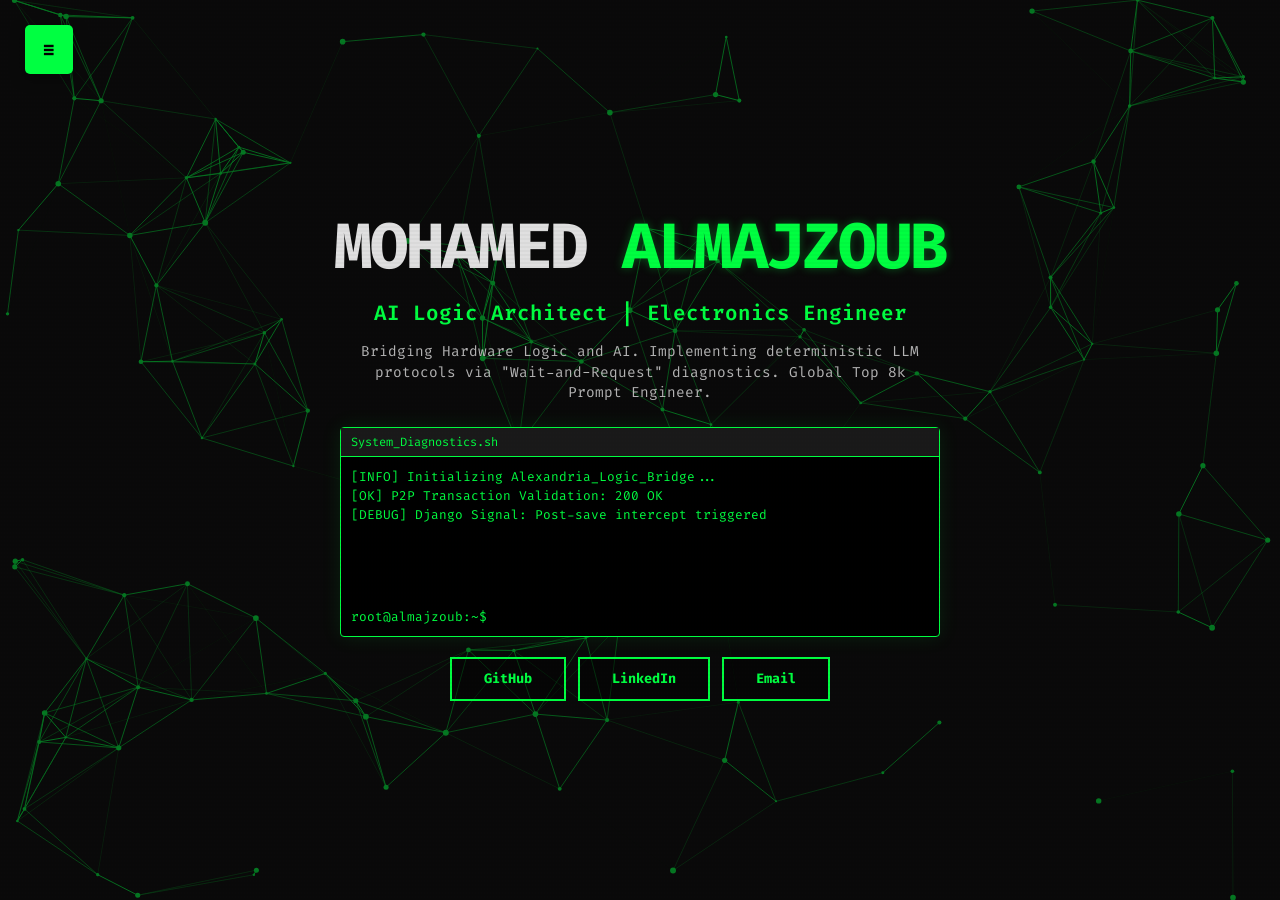
<file: index.html>
<!DOCTYPE html>
<html lang="en">
<head>
    <meta charset="UTF-8">
    <meta name="viewport" content="width=device-width, initial-scale=1.0">
    <title>Mohamed Almajzoub | AI Logic Architect</title>
    <meta name="description" content="Mohamed Almajzoub: AI Logic Architect & Electronics Engineer from Alexandria University. Specialized in Django, Prompt Engineering, and Deterministic Logic.">
    <link rel="stylesheet" href="style.css">
    <link href="https://fonts.googleapis.com/css2?family=Fira+Code:wght@300;400;700&display=swap" rel="stylesheet">
</head>
<body>
    <canvas id="matrix-canvas"></canvas>
    <div class="side-menu">
        <button class="menu-toggle" id="menu-toggle">☰</button>
        <div class="menu-panel" id="menu-panel">
            <ul>
                <li><a href="index.html">Home</a></li>
                <li><a href="experience.html">Experience</a></li>
                <li><a href="education.html">Education</a></li>
                <li><a href="certifications.html">Certifications</a></li>
                <li><a href="skills.html">Skills</a></li>
            </ul>
        </div>
    </div>
    <header>
        <div class="hero-content">
            <h1>MOHAMED <span class="highlight">ALMAJZOUB</span></h1>
            <p class="job-title">AI Logic Architect | Electronics Engineer</p>
            <p class="hero-summary">
                Bridging Hardware Logic and AI. Implementing deterministic LLM protocols via "Wait-and-Request" diagnostics. Global Top 8k Prompt Engineer.
            </p>

            <div id="terminal-container" class="terminal-container">
                <div class="terminal-header">System_Diagnostics.sh</div>
                <div id="terminal-output" class="terminal-output"></div>
                <div class="terminal-input-line">
                    <span class="prompt">root@almajzoub:~$</span>
                    <input type="text" id="terminal-input" autofocus autocomplete="off">
                </div>
            </div>

            <div class="social-links">
                <a href="https://github.com/Mijo258" target="_blank" class="btn">GitHub</a>
                <a href="https://www.linkedin.com/in/mohamedalmajzoub-osman-56b057284" target="_blank" class="btn">LinkedIn</a>
                <a href="mailto:mijogiddo@gmail.com" class="btn">Email</a>
            </div>
        </div>
    </header>
    <script src="script.js"></script>
</body>
</html>
</file>
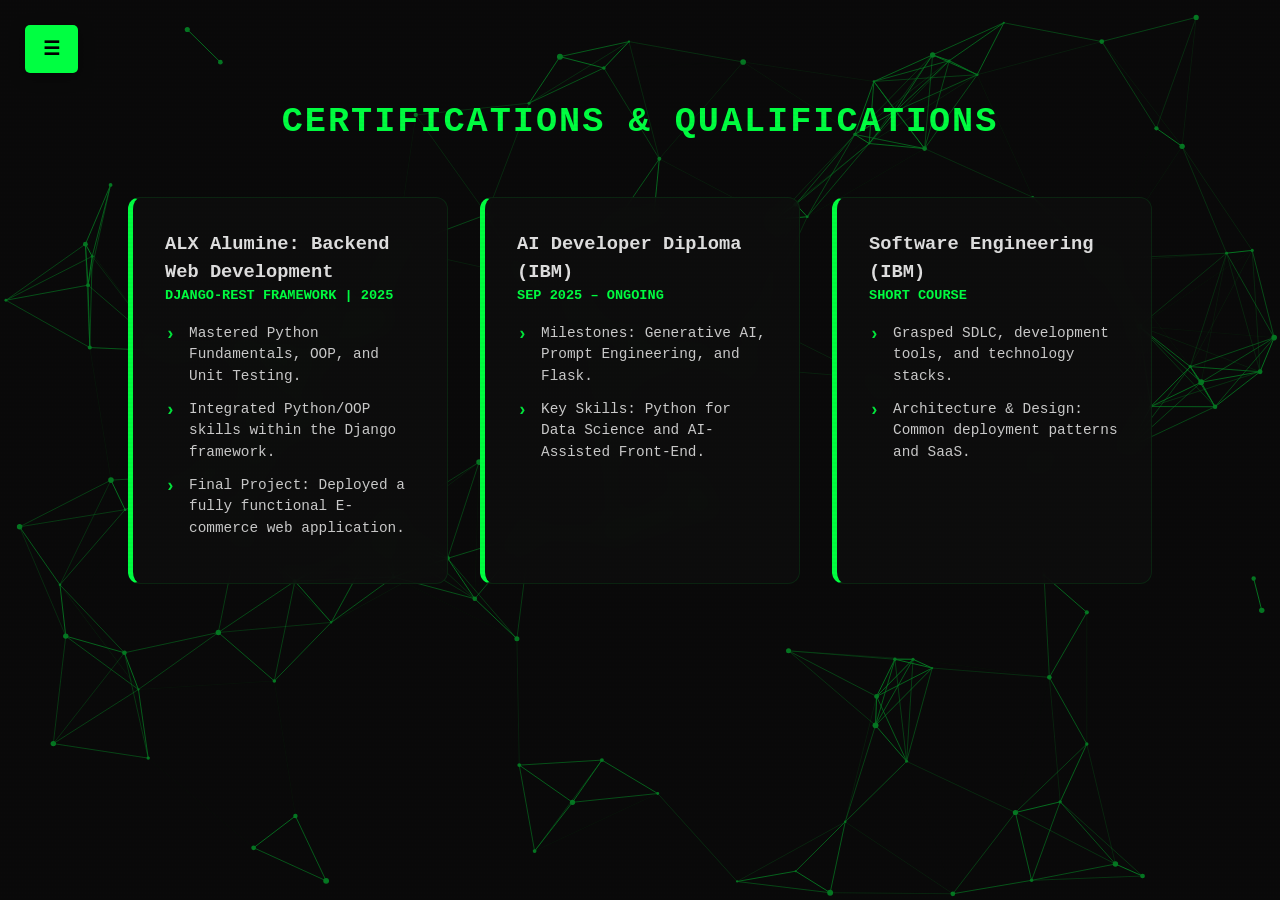
<file: certifications.html>
<!DOCTYPE html>
<html lang="en">
<head>
    <meta charset="UTF-8">
    <meta name="viewport" content="width=device-width, initial-scale=1.0">
    <title>Certifications | Mohamed Almajzoub</title>
    <link rel="stylesheet" href="style.css">
</head>
<body>
    <canvas id="matrix-canvas"></canvas>
    <div class="side-menu"><button class="menu-toggle" id="menu-toggle">☰</button><div class="menu-panel" id="menu-panel"><ul><li><a href="index.html">Home</a></li><li><a href="experience.html">Experience</a></li><li><a href="education.html">Education</a></li><li><a href="certifications.html">Certifications</a></li><li><a href="skills.html">Skills</a></li></ul></div></div>
    
    <section class="section">
        <h2 class="section-title">Certifications & Qualifications</h2>
        <div class="card-container">
            <div class="card">
                <h3>ALX Alumine: Backend Web Development</h3>
                <p class="subtitle">Django-Rest Framework | 2025</p>
                <ul class="cv-list">
                    <li>Mastered Python Fundamentals, OOP, and Unit Testing.</li>
                    <li>Integrated Python/OOP skills within the Django framework.</li>
                    <li>Final Project: Deployed a fully functional E-commerce web application.</li>
                </ul>
            </div>
            <div class="card">
                <h3>AI Developer Diploma (IBM)</h3>
                <p class="subtitle">Sep 2025 – Ongoing</p>
                <ul class="cv-list">
                    <li>Milestones: Generative AI, Prompt Engineering, and Flask.</li>
                    <li>Key Skills: Python for Data Science and AI-Assisted Front-End.</li>
                </ul>
            </div>
            <div class="card">
                <h3>Software Engineering (IBM)</h3>
                <p class="subtitle">Short Course</p>
                <ul class="cv-list">
                    <li>Grasped SDLC, development tools, and technology stacks.</li>
                    <li>Architecture & Design: Common deployment patterns and SaaS.</li>
                </ul>
            </div>
        </div>
    </section>
    <script src="script.js"></script>
</body>
</html>
</file>
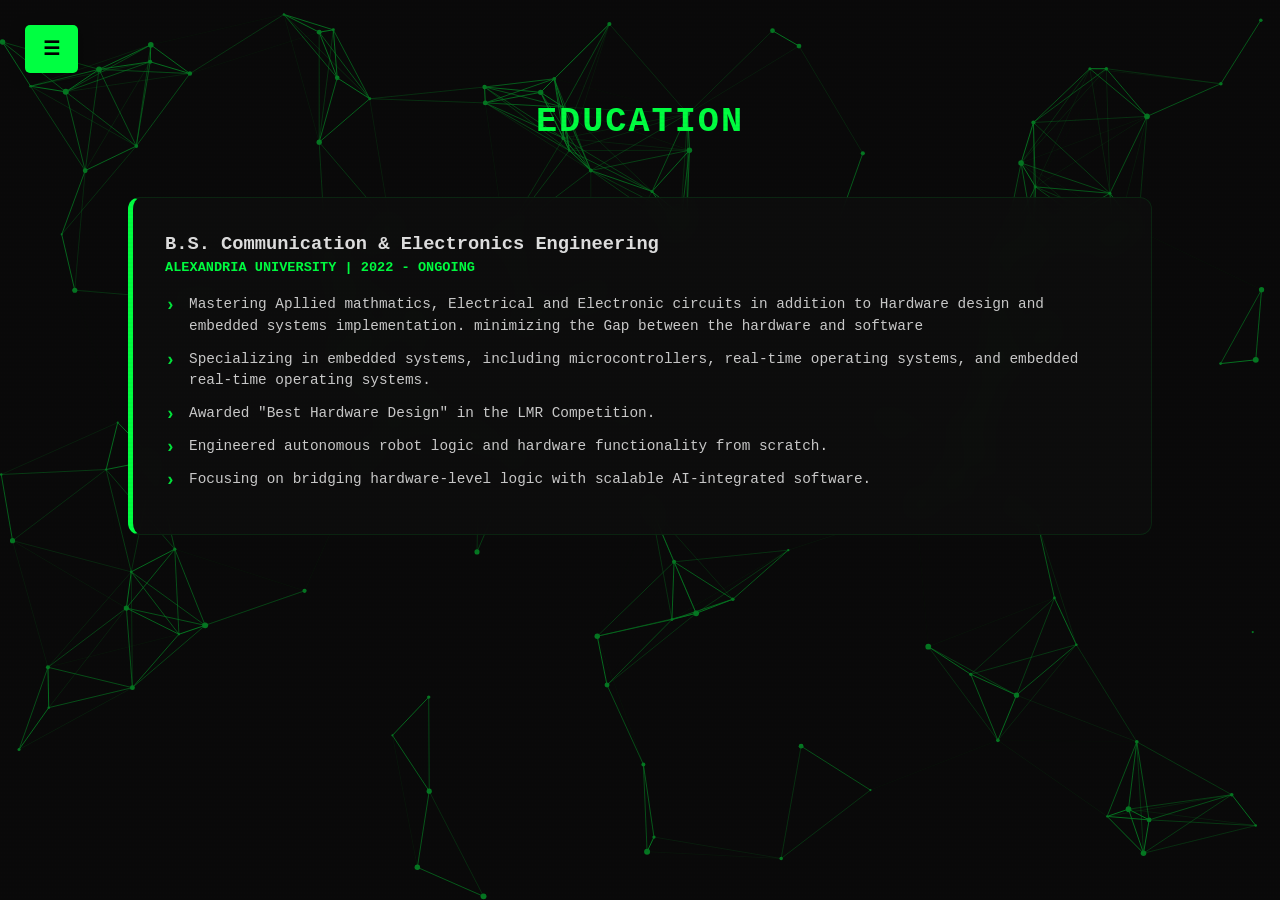
<file: education.html>
<!DOCTYPE html>
<html lang="en">
<head>
    <meta charset="UTF-8">
    <meta name="viewport" content="width=device-width, initial-scale=1.0">
    <title>Education | Mohamed Almajzoub</title>
    <link rel="stylesheet" href="style.css">
</head>
<body>
    <canvas id="matrix-canvas"></canvas>
    <div class="side-menu"><button class="menu-toggle" id="menu-toggle">☰</button><div class="menu-panel" id="menu-panel"><ul><li><a href="index.html">Home</a></li><li><a href="experience.html">Experience</a></li><li><a href="education.html">Education</a></li><li><a href="certifications.html">Certifications</a></li><li><a href="skills.html">Skills</a></li></ul></div></div>
    
    <section class="section">
        <h2 class="section-title">Education</h2>
        <div class="card-container">
            <div class="card">
                <h3>B.S. Communication & Electronics Engineering</h3>
                <p class="subtitle">Alexandria University | 2022 - Ongoing</p>
                <ul class="cv-list">
                    <li> Mastering Apllied mathmatics, Electrical and Electronic circuits in addition to Hardware design and embedded systems implementation. minimizing the Gap between the hardware and software</li>
                    <div> </div>
                    <li>Specializing in embedded systems, including microcontrollers, real-time operating systems, and embedded real-time operating systems.</li>
                    <div> </div>
                    <li>Awarded "Best Hardware Design" in the LMR Competition.</li>
                    <li>Engineered autonomous robot logic and hardware functionality from scratch.</li>
                    <li>Focusing on bridging hardware-level logic with scalable AI-integrated software.</li>
                </ul>
            </div>
        </div>
    </section>
    <script src="script.js"></script>
</body>
</html>
</file>
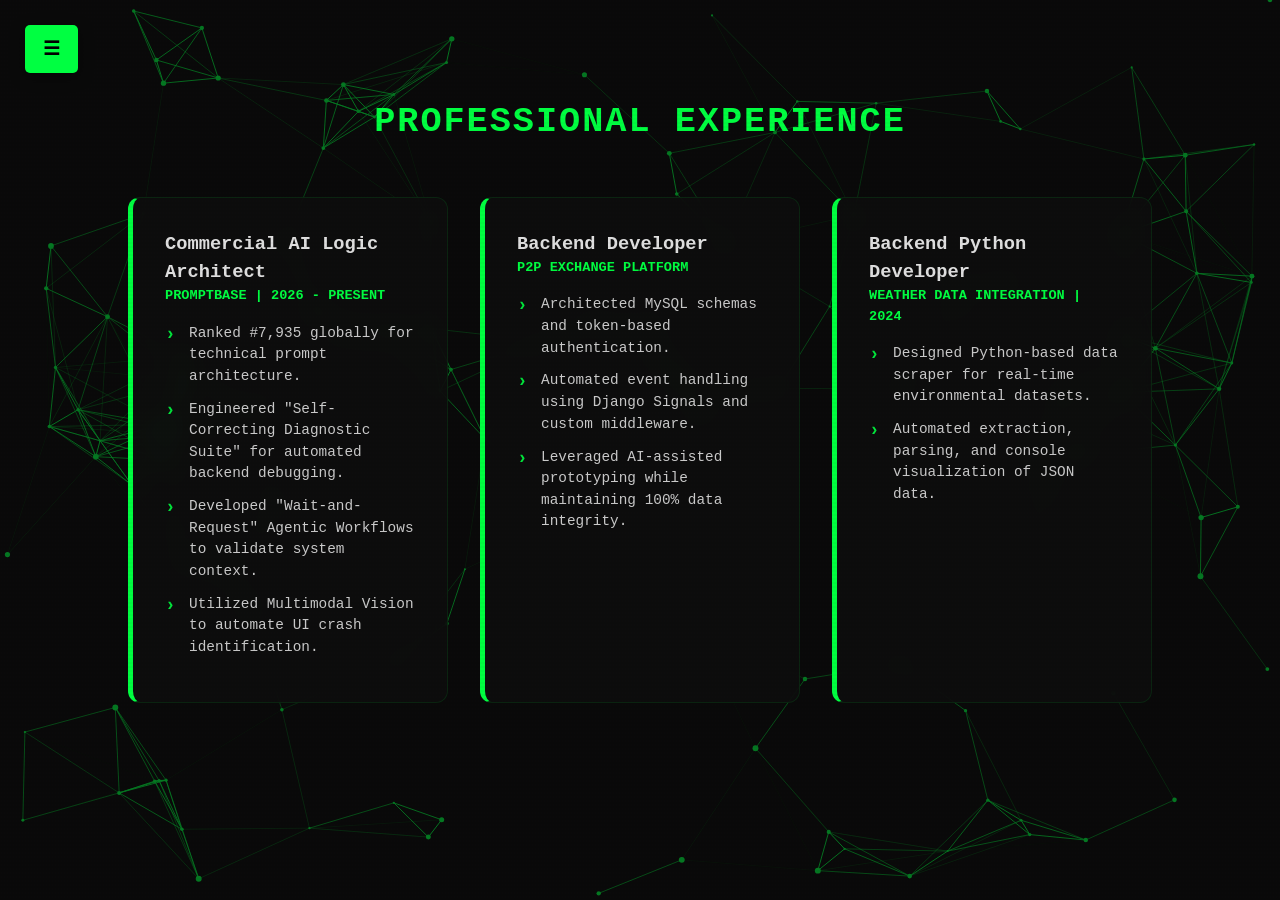
<file: experience.html>
<!DOCTYPE html>
<html lang="en">
<head>
    <meta charset="UTF-8">
    <meta name="viewport" content="width=device-width, initial-scale=1.0">
    <title>Experience | Mohamed Almajzoub</title>
    <link rel="stylesheet" href="style.css">
</head>
<body>
    <canvas id="matrix-canvas"></canvas>
    <div class="side-menu"><button class="menu-toggle" id="menu-toggle">☰</button><div class="menu-panel" id="menu-panel"><ul><li><a href="index.html">Home</a></li><li><a href="experience.html">Experience</a></li><li><a href="education.html">Education</a></li><li><a href="certifications.html">Certifications</a></li><li><a href="skills.html">Skills</a></li></ul></div></div>
    
    <section class="section">
        <h2 class="section-title">Professional Experience</h2>
        <div class="card-container">
            <div class="card">
                <h3>Commercial AI Logic Architect</h3>
                <p class="subtitle">PromptBase | 2026 - Present</p>
                <ul class="cv-list">
                    <li>Ranked #7,935 globally for technical prompt architecture.</li>
                    <li>Engineered "Self-Correcting Diagnostic Suite" for automated backend debugging.</li>
                    <li>Developed "Wait-and-Request" Agentic Workflows to validate system context.</li>
                    <li>Utilized Multimodal Vision to automate UI crash identification.</li>
                </ul>
            </div>
            <div class="card">
                <h3>Backend Developer</h3>
                <p class="subtitle">P2P Exchange Platform</p>
                <ul class="cv-list">
                    <li>Architected MySQL schemas and token-based authentication.</li>
                    <li>Automated event handling using Django Signals and custom middleware.</li>
                    <li>Leveraged AI-assisted prototyping while maintaining 100% data integrity.</li>
                </ul>
            </div>
            <div class="card">
                <h3>Backend Python Developer</h3>
                <p class="subtitle">Weather Data Integration | 2024</p>
                <ul class="cv-list">
                    <li>Designed Python-based data scraper for real-time environmental datasets.</li>
                    <li>Automated extraction, parsing, and console visualization of JSON data.</li>
                </ul>
            </div>
        </div>
    </section>
    <script src="script.js"></script>
</body>
</html>
</file>
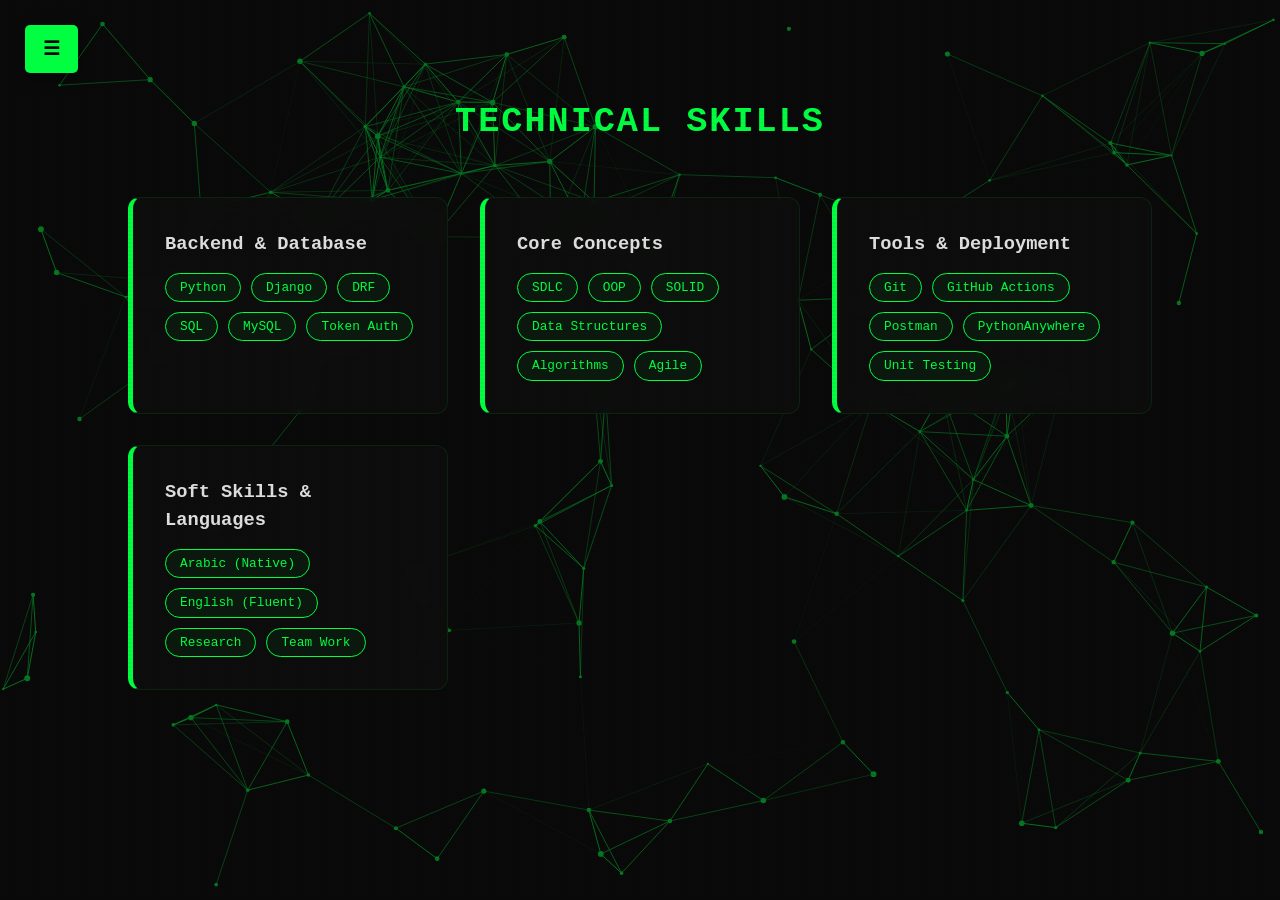
<file: skills.html>
<!DOCTYPE html>
<html lang="en">
<head>
    <meta charset="UTF-8">
    <meta name="viewport" content="width=device-width, initial-scale=1.0">
    <title>Skills | Mohamed Almajzoub</title>
    <link rel="stylesheet" href="style.css">
</head>
<body>
    <canvas id="matrix-canvas"></canvas>
    <div class="side-menu"><button class="menu-toggle" id="menu-toggle">☰</button><div class="menu-panel" id="menu-panel"><ul><li><a href="index.html">Home</a></li><li><a href="experience.html">Experience</a></li><li><a href="education.html">Education</a></li><li><a href="certifications.html">Certifications</a></li><li><a href="skills.html">Skills</a></li></ul></div></div>
    
    <section class="section">
        <h2 class="section-title">Technical Skills</h2>
        <div class="card-container">
            <div class="card">
                <h3>Backend & Database</h3>
                <div class="skills-grid">
                    <span class="skill-tag">Python</span><span class="skill-tag">Django</span><span class="skill-tag">DRF</span>
                    <span class="skill-tag">SQL</span><span class="skill-tag">MySQL</span><span class="skill-tag">Token Auth</span>
                </div>
            </div>
            <div class="card">
                <h3>Core Concepts</h3>
                <div class="skills-grid">
                    <span class="skill-tag">SDLC</span><span class="skill-tag">OOP</span><span class="skill-tag">SOLID</span>
                    <span class="skill-tag">Data Structures</span><span class="skill-tag">Algorithms</span><span class="skill-tag">Agile</span>
                </div>
            </div>
            <div class="card">
                <h3>Tools & Deployment</h3>
                <div class="skills-grid">
                    <span class="skill-tag">Git</span><span class="skill-tag">GitHub Actions</span><span class="skill-tag">Postman</span>
                    <span class="skill-tag">PythonAnywhere</span><span class="skill-tag">Unit Testing</span>
                </div>
            </div>
            <div class="card">
                <h3>Soft Skills & Languages</h3>
                <div class="skills-grid">
                    <span class="skill-tag">Arabic (Native)</span><span class="skill-tag">English (Fluent)</span>
                    <span class="skill-tag">Research</span><span class="skill-tag">Team Work</span>
                </div>
            </div>
        </div>
    </section>
    <script src="script.js"></script>
</body>
</html>
</file>
<file: style.css>
/* 
   MOHAMED ALMAJZOUB - MASTER ARCHITECTURE
   Theme: Cybernetic / AI Neural Network
*/

:root {
    --bg-color: #0a0a0a;
    --main-color: #00ff41; /* Matrix Green */
    --text-color: #e0e0e0;
    --font-mono: 'Fira Code', 'JetBrains Mono', 'Courier New', monospace;
    --card-bg: rgba(15, 15, 15, 0.85);
    --highlight-color: #ffffff;
}

* {
    margin: 0;
    padding: 0;
    box-sizing: border-box;
    font-family: var(--font-mono);
}

body {
    background-color: var(--bg-color);
    color: var(--text-color);
    overflow-x: hidden;
    line-height: 1.5;
}

/* --- SCANLINE EFFECT --- */
body::after {
    content: " ";
    display: block;
    position: fixed;
    top: 0;
    left: 0;
    bottom: 0;
    right: 0;
    background: linear-gradient(rgba(18, 16, 16, 0) 50%, rgba(0, 0, 0, 0.25) 50%), linear-gradient(90deg, rgba(255, 0, 0, 0.06), rgba(0, 255, 0, 0.02), rgba(0, 0, 255, 0.06));
    z-index: 9999;
    background-size: 100% 4px, 3px 100%;
    pointer-events: none;
    opacity: 0.1;
}

/* --- BACKGROUND LAYER (Neural Network Canvas) --- */
#matrix-canvas {
    position: fixed;
    top: 0;
    left: 0;
    width: 100%;
    height: 100%;
    opacity: 0.45;
    z-index: -1;
    pointer-events: none;
}

/* --- HOME PAGE (Minimized & Single Line) --- */
header {
    height: 100vh;
    display: flex;
    justify-content: center;
    align-items: center;
    text-align: center;
    padding: 0 5%;
    background: transparent !important;
}

.hero-content {
    width: 100%;
    max-width: 1000px;
    z-index: 2;
}

.hero-content h1 {
    /* clamp ensures it stays on one line across most desktops */
    font-size: clamp(1.8rem, 5.5vw, 4rem); 
    white-space: nowrap; 
    font-weight: 800;
    margin-bottom: 0.2rem;
    letter-spacing: -2px;
    text-transform: uppercase;
    font-family: var(--font-mono);
}

.highlight {
    color: var(--main-color);
    text-shadow: 0 0 10px rgba(0, 255, 65, 0.3);
}

.job-title {
    font-size: clamp(0.9rem, 2.5vw, 1.3rem);
    color: var(--main-color);
    font-weight: 600;
    margin-bottom: 0.8rem;
    letter-spacing: 1px;
}

.hero-summary {
    font-size: 0.9rem;
    max-width: 580px;
    margin: 0 auto 1.5rem auto;
    opacity: 0.8;
    line-height: 1.4;
}

/* --- TERMINAL COMPONENT --- */
.terminal-container {
    background: #000;
    border: 1px solid var(--main-color);
    border-radius: 4px;
    max-width: 600px;
    margin: 20px auto;
    text-align: left;
    box-shadow: 0 0 20px rgba(0, 255, 65, 0.1);
}

.terminal-header {
    background: #1a1a1a;
    padding: 5px 10px;
    font-size: 0.75rem;
    color: var(--main-color);
    border-bottom: 1px solid var(--main-color);
}

.terminal-output {
    padding: 10px;
    height: 150px;
    overflow-y: auto;
    font-size: 0.8rem;
    color: var(--main-color);
}

.terminal-input-line {
    padding: 0 10px 10px 10px;
    display: flex;
    gap: 8px;
    font-size: 0.8rem;
}

.prompt {
    color: var(--main-color);
}

#terminal-input {
    background: transparent;
    border: none;
    color: #fff;
    outline: none;
    flex: 1;
    font-family: var(--font-mono);
}

.terminal-line.response {
    color: #fff;
    font-style: italic;
    margin-bottom: 8px;
}

/* --- INTERACTIVE BUTTONS --- */
.social-links {
    display: flex;
    justify-content: center;
    gap: 12px;
    flex-wrap: wrap;
}

.btn {
    padding: 0.6rem 2rem;
    border: 2px solid var(--main-color);
    color: var(--main-color);
    text-decoration: none;
    font-weight: bold;
    font-size: 0.85rem;
    transition: 0.3s cubic-bezier(0.175, 0.885, 0.32, 1.275);
    background: rgba(0, 0, 0, 0.4);
}

.btn:hover {
    background: var(--main-color);
    color: #000;
    box-shadow: 0 0 20px var(--main-color);
    transform: translateY(-3px);
}

.btn:disabled {
    opacity: 0.4;
    cursor: not-allowed;
    border-color: #444;
    color: #444;
}

.btn:disabled:hover {
    transform: none;
    box-shadow: none;
    background: transparent;
}

/* --- MENU TOGGLE (High-Intensity Highlight) --- */
.side-menu {
    position: fixed;
    left: 25px;
    top: 25px;
    z-index: 10000; /* Higher than scanline layer to ensure clicks register */
}

.menu-toggle {
    background: var(--main-color);
    color: #000;
    border: none;
    padding: 12px 18px;
    cursor: pointer;
    border-radius: 5px;
    font-weight: bold;
    font-size: 1.2rem;
    transition: all 0.3s cubic-bezier(0.175, 0.885, 0.32, 1.275);
    box-shadow: 0 4px 15px rgba(0, 0, 0, 0.4);
}

/* The Highlight Effect requested */
.menu-toggle:hover {
    background: var(--highlight-color);
    color: #000;
    transform: scale(1.15) rotate(5deg);
    box-shadow: 0 0 30px var(--main-color), 0 0 60px rgba(0, 255, 65, 0.2);
}

.menu-panel {
    position: absolute;
    top: 60px;
    left: 0;
    background: rgba(5, 5, 5, 0.98);
    border: 1px solid var(--main-color);
    backdrop-filter: blur(15px);
    width: 200px;
    padding: 1rem;
    display: none;
    border-radius: 8px;
    box-shadow: 0 10px 40px rgba(0,0,0,0.8);
}

.menu-panel.open {
    display: block;
    animation: fadeIn 0.3s ease;
}

.menu-panel ul li {
    list-style: none;
    margin: 1rem 0;
}

.menu-panel ul li a {
    color: #fff;
    text-decoration: none;
    font-size: 0.95rem;
    transition: 0.2s;
}

.menu-panel ul li a:hover {
    color: var(--main-color);
    padding-left: 10px;
}

/* --- SECTIONS & 3D CARDS --- */
.section {
    padding: 6rem 10%;
    min-height: 100vh;
    background: transparent !important;
}

.section-title {
    text-align: center;
    font-size: 2.2rem;
    margin-bottom: 3rem;
    color: var(--main-color);
    text-transform: uppercase;
    letter-spacing: 2px;
}

.card-container {
    display: grid;
    grid-template-columns: repeat(auto-fit, minmax(320px, 1fr));
    gap: 2rem;
}

.card {
    background: var(--card-bg);
    backdrop-filter: blur(10px);
    padding: 2rem;
    border-radius: 12px;
    border: 1px solid rgba(0, 255, 65, 0.1);
    border-left: 5px solid var(--main-color);
    transform-style: preserve-3d;
    transition: transform 0.1s ease, box-shadow 0.3s ease;
    will-change: transform;
}

.card:hover {
    box-shadow: 0 15px 35px rgba(0, 255, 65, 0.15);
}

.subtitle {
    color: var(--main-color);
    font-size: 0.85rem;
    margin-bottom: 1rem;
    font-weight: 700;
    text-transform: uppercase;
}

/* --- CV LISTS --- */
.cv-list li {
    font-size: 0.9rem;
    margin-bottom: 0.7rem;
    list-style: none;
    position: relative;
    padding-left: 1.5rem;
    opacity: 0.9;
}

.cv-list li::before {
    content: "›";
    color: var(--main-color);
    position: absolute;
    left: 0;
    font-weight: bold;
    font-size: 1.1rem;
    top: -2px;
}

/* --- SKILLS TAGS --- */
.skills-grid {
    display: flex;
    flex-wrap: wrap;
    gap: 10px;
    margin-top: 15px;
}

.skill-tag {
    padding: 4px 14px;
    border: 1px solid var(--main-color);
    color: var(--main-color);
    border-radius: 20px;
    font-size: 0.8rem;
    background: rgba(0, 255, 65, 0.05);
}

/* --- ANIMATIONS --- */
@keyframes fadeIn {
    from { opacity: 0; transform: translateY(-10px); }
    to { opacity: 1; transform: translateY(0); }
}

/* --- RESPONSIVE OPTIMIZATION --- */
@media (max-width: 768px) {
    .hero-content h1 {
        white-space: normal; /* Allow wrap on mobile to prevent overflow */
        font-size: 2.5rem;
    }
    .section {
        padding: 5rem 5%;
    }
    .card-container {
        grid-template-columns: 1fr;
    }
    .btn {
        width: 100%;
    }
}
</file>
